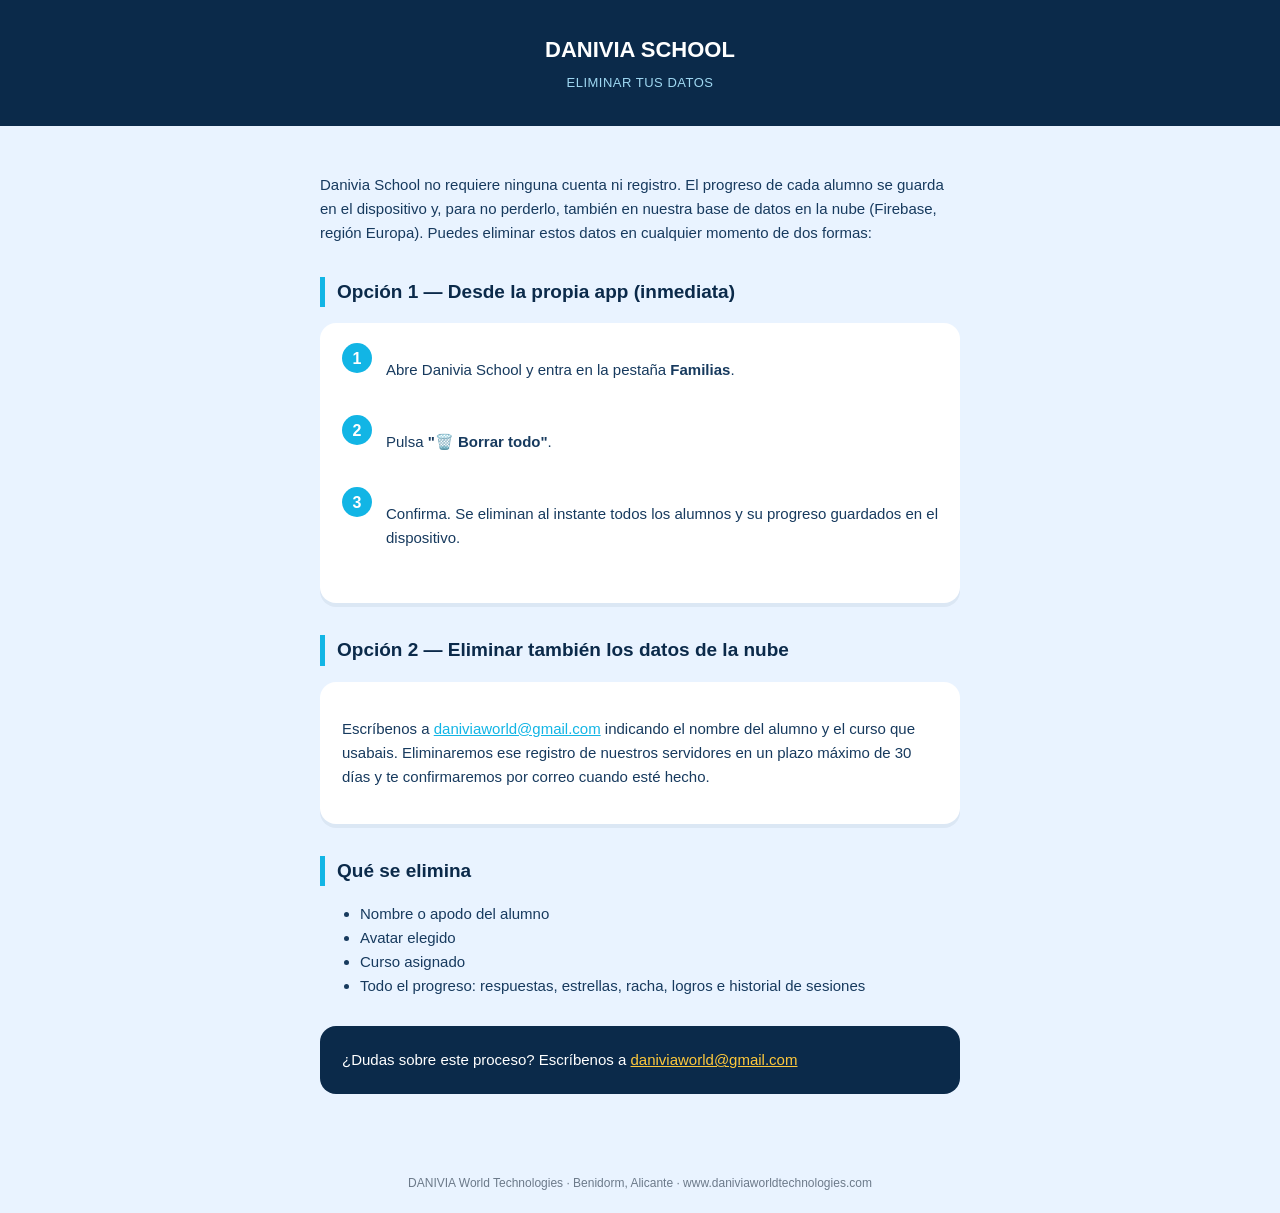
<file: eliminar-datos.html>
<!DOCTYPE html>
<html lang="es">
<head>
<meta charset="UTF-8">
<meta name="viewport" content="width=device-width, initial-scale=1">
<title>Eliminar datos — Danivia School</title>
<style>
  :root{
    --navy:#0B2A4A; --ink:#173A5E; --sky:#E9F3FF; --cyan:#12B5E5;
    --sun:#FFC93C; --coral:#FF6B6B; --mint:#3DDC97; --white:#FFFFFF; --grey:#6C7A8A;
  }
  *{box-sizing:border-box}
  body{margin:0;font-family:-apple-system,'Segoe UI',Roboto,Arial,sans-serif;background:var(--sky);color:var(--ink);line-height:1.6}
  header{background:var(--navy);color:#fff;padding:32px 20px;text-align:center}
  header img{width:56px;height:56px;border-radius:14px;vertical-align:middle;margin-right:12px}
  header h1{display:inline-block;vertical-align:middle;font-size:22px;margin:0}
  header p{color:#9fd8f2;margin:6px 0 0;font-size:13px;letter-spacing:.5px}
  main{max-width:680px;margin:0 auto;padding:32px 20px 60px}
  h2{color:var(--navy);font-size:19px;margin-top:32px;border-left:5px solid var(--cyan);padding-left:12px}
  p, li{font-size:15px}
  .card{background:#fff;border-radius:16px;padding:20px 22px;margin:16px 0;box-shadow:0 4px 0 rgba(11,42,74,.06)}
  .step{display:flex;gap:14px;margin-bottom:18px}
  .num{background:var(--cyan);color:#fff;font-weight:700;width:30px;height:30px;border-radius:50%;display:flex;align-items:center;justify-content:center;flex-shrink:0}
  a{color:var(--cyan)}
  .contact{background:var(--navy);color:#fff;border-radius:16px;padding:22px;margin-top:28px}
  .contact a{color:var(--sun)}
  footer{text-align:center;color:var(--grey);font-size:12px;padding:20px}
</style>
</head>
<body>

<header>
  <h1>DANIVIA SCHOOL</h1>
  <p>ELIMINAR TUS DATOS</p>
</header>

<main>
  <p>Danivia School no requiere ninguna cuenta ni registro. El progreso de cada alumno se guarda
  en el dispositivo y, para no perderlo, también en nuestra base de datos en la nube (Firebase,
  región Europa). Puedes eliminar estos datos en cualquier momento de dos formas:</p>

  <h2>Opción 1 — Desde la propia app (inmediata)</h2>
  <div class="card">
    <div class="step"><div class="num">1</div><p>Abre Danivia School y entra en la pestaña <strong>Familias</strong>.</p></div>
    <div class="step"><div class="num">2</div><p>Pulsa <strong>"🗑️ Borrar todo"</strong>.</p></div>
    <div class="step"><div class="num">3</div><p>Confirma. Se eliminan al instante todos los alumnos y su progreso guardados en el dispositivo.</p></div>
  </div>

  <h2>Opción 2 — Eliminar también los datos de la nube</h2>
  <div class="card">
    <p>Escríbenos a <a href="mailto:daniviaworld@gmail.com?subject=Eliminar%20datos%20Danivia%20School">daniviaworld@gmail.com</a>
    indicando el nombre del alumno y el curso que usabais. Eliminaremos ese registro de nuestros
    servidores en un plazo máximo de 30 días y te confirmaremos por correo cuando esté hecho.</p>
  </div>

  <h2>Qué se elimina</h2>
  <ul>
    <li>Nombre o apodo del alumno</li>
    <li>Avatar elegido</li>
    <li>Curso asignado</li>
    <li>Todo el progreso: respuestas, estrellas, racha, logros e historial de sesiones</li>
  </ul>

  <div class="contact">
    <p style="margin:0">¿Dudas sobre este proceso? Escríbenos a
    <a href="mailto:daniviaworld@gmail.com">daniviaworld@gmail.com</a></p>
  </div>
</main>

<footer>DANIVIA World Technologies · Benidorm, Alicante · www.daniviaworldtechnologies.com</footer>

</body>
</html>
</file>
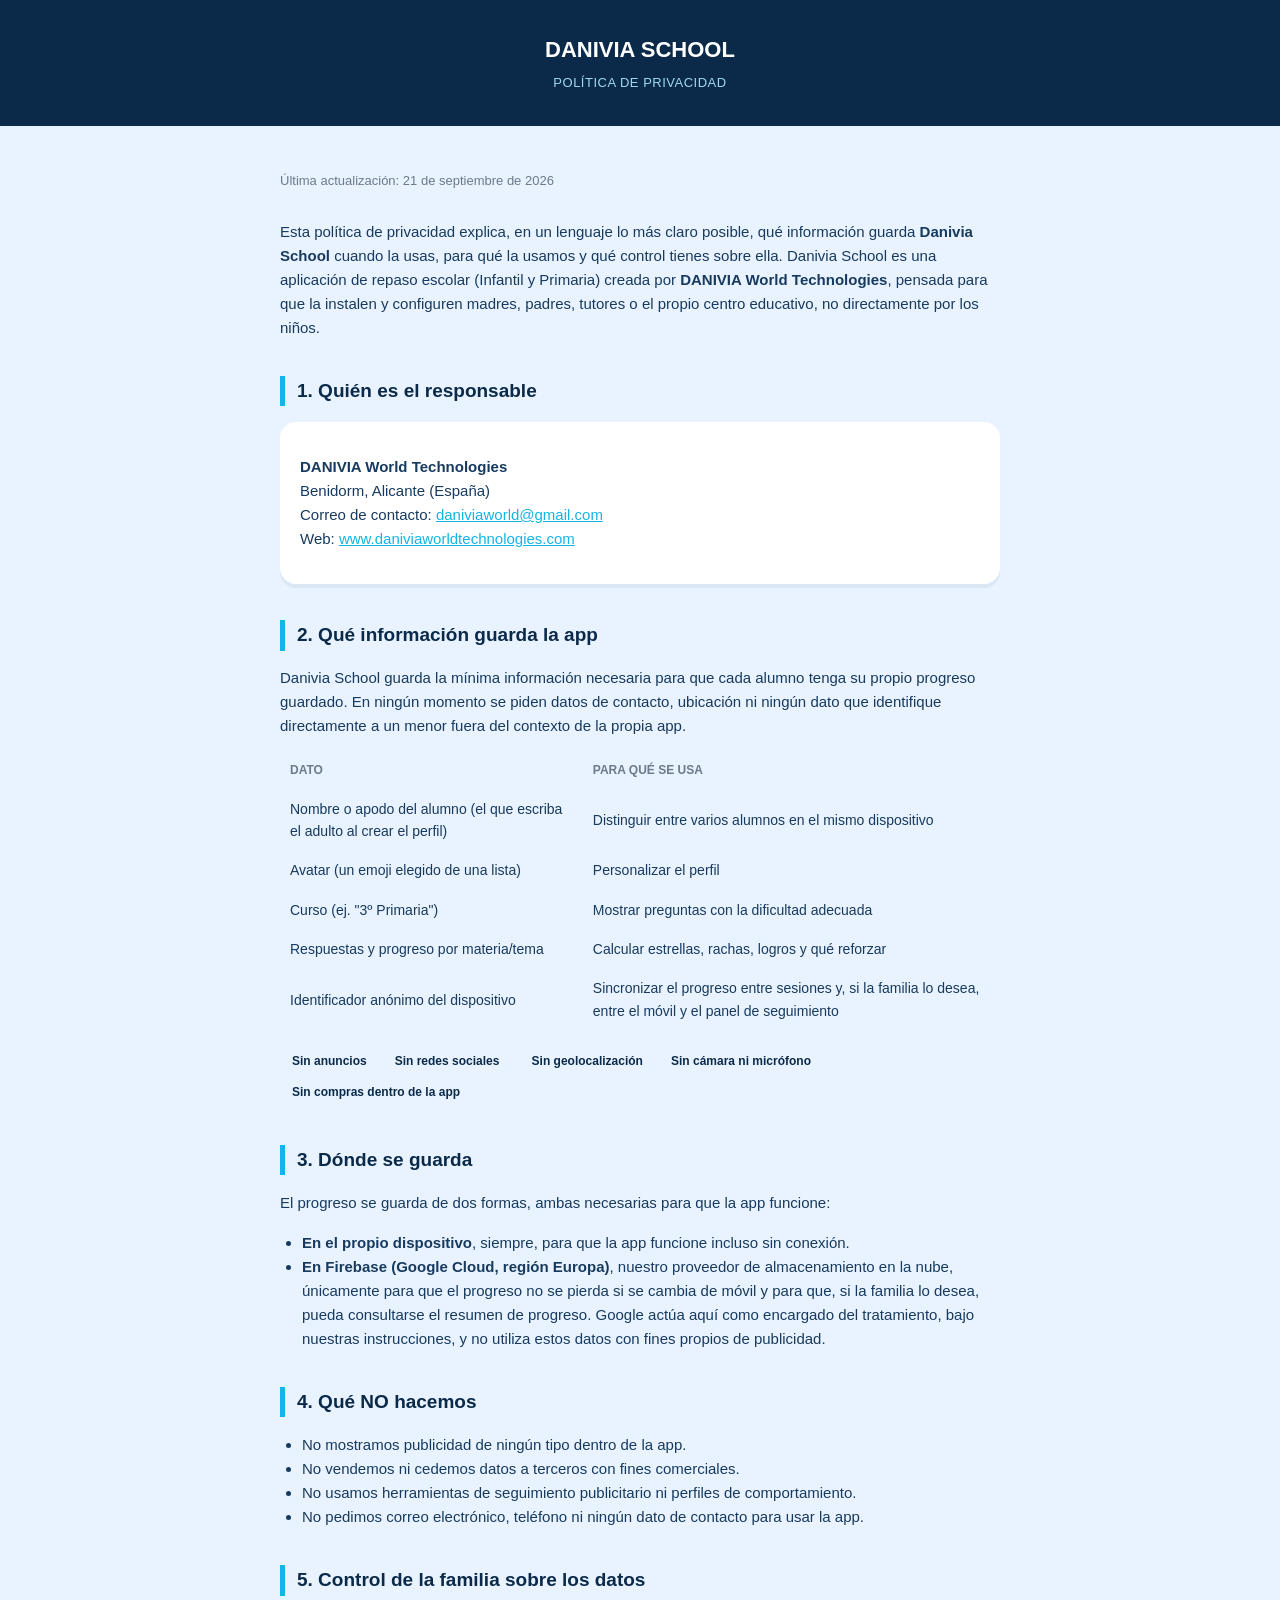
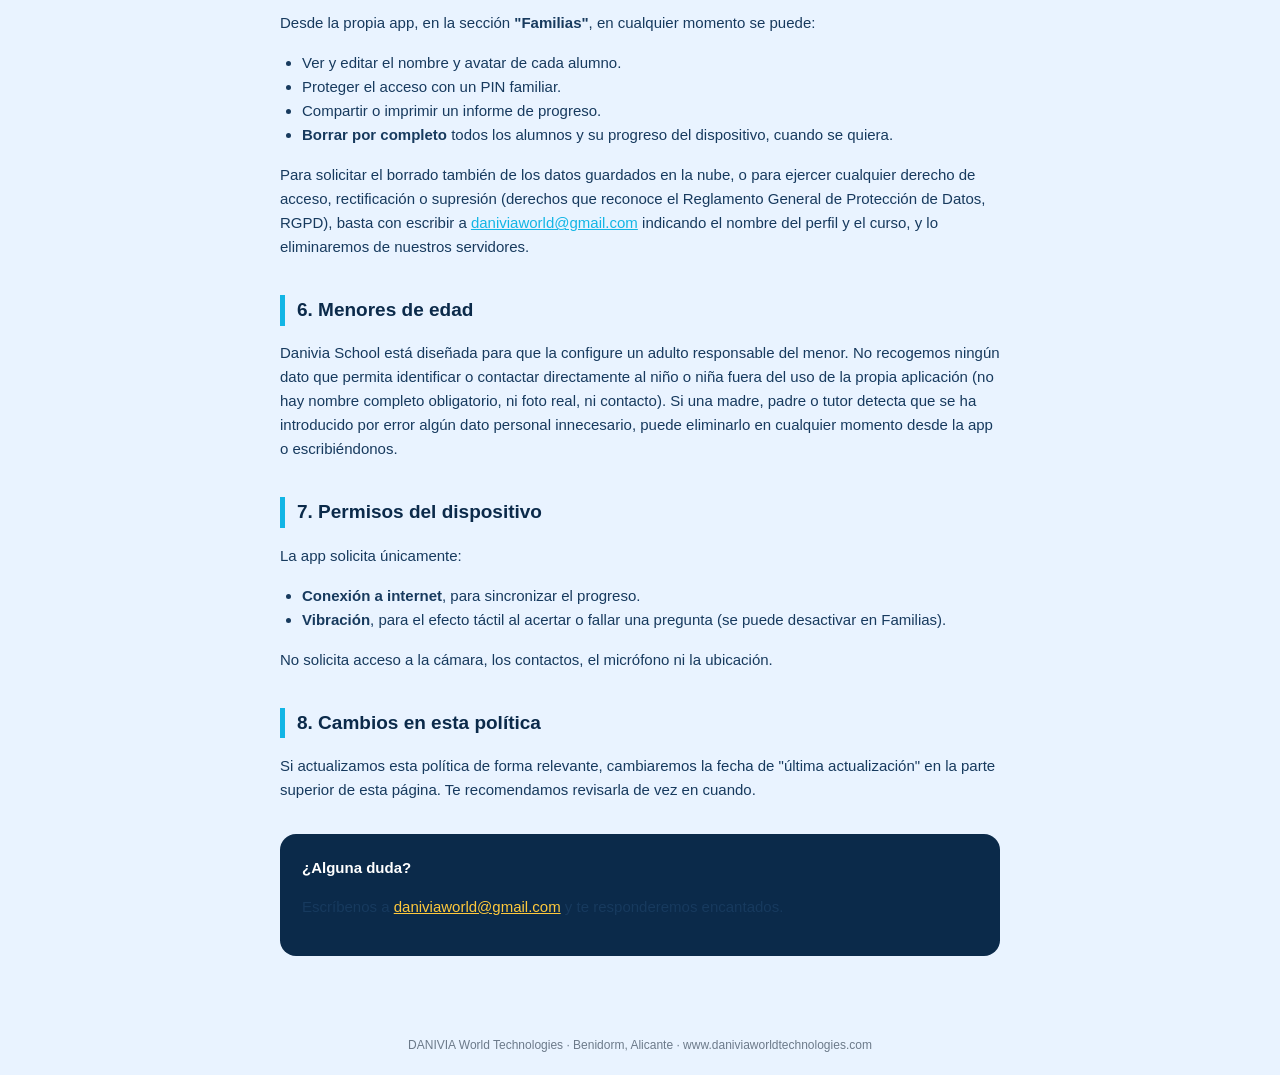
<file: privacidad (2).html>
<!DOCTYPE html>
<html lang="es">
<head>
<meta charset="UTF-8">
<meta name="viewport" content="width=device-width, initial-scale=1">
<title>Política de Privacidad — Danivia School</title>
<style>
  :root{
    --navy:#0B2A4A; --ink:#173A5E; --sky:#E9F3FF; --cyan:#12B5E5;
    --sun:#FFC93C; --coral:#FF6B6B; --mint:#3DDC97; --white:#FFFFFF; --grey:#6C7A8A;
  }
  *{box-sizing:border-box}
  body{
    margin:0; font-family:-apple-system,'Segoe UI',Roboto,Arial,sans-serif;
    background:var(--sky); color:var(--ink); line-height:1.6;
  }
  header{
    background:var(--navy); color:#fff; padding:32px 20px; text-align:center;
  }
  header img{width:56px;height:56px;border-radius:14px;vertical-align:middle;margin-right:12px}
  header h1{display:inline-block;vertical-align:middle;font-size:22px;margin:0}
  header p{color:#9fd8f2;margin:6px 0 0;font-size:13px;letter-spacing:.5px}
  main{max-width:760px;margin:0 auto;padding:32px 20px 60px}
  .updated{color:var(--grey);font-size:13px;margin-bottom:28px}
  h2{color:var(--navy);font-size:19px;margin-top:36px;border-left:5px solid var(--cyan);padding-left:12px}
  h3{color:var(--ink);font-size:15px;margin-top:20px}
  p, li{font-size:15px;color:var(--ink)}
  ul{padding-left:22px}
  .card{
    background:#fff;border-radius:16px;padding:18px 20px;margin:16px 0;
    box-shadow:0 4px 0 rgba(11,42,74,.06);
  }
  .badge{
    display:inline-block;background:var(--sky);color:var(--navy);font-weight:700;
    font-size:12px;padding:4px 12px;border-radius:20px;margin:2px 4px 2px 0;
  }
  table{width:100%;border-collapse:collapse;margin:14px 0;font-size:14px}
  th,td{text-align:left;padding:8px 10px;border-bottom:1px solid var(--sky)}
  th{color:var(--grey);font-size:12px;text-transform:uppercase}
  a{color:var(--cyan)}
  .contact{
    background:var(--navy);color:#fff;border-radius:16px;padding:22px;margin-top:32px;
  }
  .contact a{color:var(--sun)}
  footer{text-align:center;color:var(--grey);font-size:12px;padding:20px}
</style>
</head>
<body>

<header>
  <h1>DANIVIA SCHOOL</h1>
  <p>POLÍTICA DE PRIVACIDAD</p>
</header>

<main>
  <p class="updated">Última actualización: 21 de septiembre de 2026</p>

  <p>Esta política de privacidad explica, en un lenguaje lo más claro posible, qué información
  guarda <strong>Danivia School</strong> cuando la usas, para qué la usamos y qué control tienes
  sobre ella. Danivia School es una aplicación de repaso escolar (Infantil y Primaria) creada por
  <strong>DANIVIA World Technologies</strong>, pensada para que la instalen y configuren madres,
  padres, tutores o el propio centro educativo, no directamente por los niños.</p>

  <h2>1. Quién es el responsable</h2>
  <div class="card">
    <p><strong>DANIVIA World Technologies</strong><br>
    Benidorm, Alicante (España)<br>
    Correo de contacto: <a href="mailto:daniviaworld@gmail.com">daniviaworld@gmail.com</a><br>
    Web: <a href="https://www.daniviaworldtechnologies.com">www.daniviaworldtechnologies.com</a></p>
  </div>

  <h2>2. Qué información guarda la app</h2>
  <p>Danivia School guarda la mínima información necesaria para que cada alumno tenga su propio
  progreso guardado. En ningún momento se piden datos de contacto, ubicación ni ningún dato que
  identifique directamente a un menor fuera del contexto de la propia app.</p>

  <table>
    <tr><th>Dato</th><th>Para qué se usa</th></tr>
    <tr><td>Nombre o apodo del alumno (el que escriba el adulto al crear el perfil)</td><td>Distinguir entre varios alumnos en el mismo dispositivo</td></tr>
    <tr><td>Avatar (un emoji elegido de una lista)</td><td>Personalizar el perfil</td></tr>
    <tr><td>Curso (ej. "3º Primaria")</td><td>Mostrar preguntas con la dificultad adecuada</td></tr>
    <tr><td>Respuestas y progreso por materia/tema</td><td>Calcular estrellas, rachas, logros y qué reforzar</td></tr>
    <tr><td>Identificador anónimo del dispositivo</td><td>Sincronizar el progreso entre sesiones y, si la familia lo desea, entre el móvil y el panel de seguimiento</td></tr>
  </table>

  <p><span class="badge">Sin anuncios</span><span class="badge">Sin redes sociales</span>
  <span class="badge">Sin geolocalización</span><span class="badge">Sin cámara ni micrófono</span>
  <span class="badge">Sin compras dentro de la app</span></p>

  <h2>3. Dónde se guarda</h2>
  <p>El progreso se guarda de dos formas, ambas necesarias para que la app funcione:</p>
  <ul>
    <li><strong>En el propio dispositivo</strong>, siempre, para que la app funcione incluso sin conexión.</li>
    <li><strong>En Firebase (Google Cloud, región Europa)</strong>, nuestro proveedor de almacenamiento en la
    nube, únicamente para que el progreso no se pierda si se cambia de móvil y para que, si la familia
    lo desea, pueda consultarse el resumen de progreso. Google actúa aquí como encargado del tratamiento,
    bajo nuestras instrucciones, y no utiliza estos datos con fines propios de publicidad.</li>
  </ul>

  <h2>4. Qué NO hacemos</h2>
  <ul>
    <li>No mostramos publicidad de ningún tipo dentro de la app.</li>
    <li>No vendemos ni cedemos datos a terceros con fines comerciales.</li>
    <li>No usamos herramientas de seguimiento publicitario ni perfiles de comportamiento.</li>
    <li>No pedimos correo electrónico, teléfono ni ningún dato de contacto para usar la app.</li>
  </ul>

  <h2>5. Control de la familia sobre los datos</h2>
  <p>Desde la propia app, en la sección <strong>"Familias"</strong>, en cualquier momento se puede:</p>
  <ul>
    <li>Ver y editar el nombre y avatar de cada alumno.</li>
    <li>Proteger el acceso con un PIN familiar.</li>
    <li>Compartir o imprimir un informe de progreso.</li>
    <li><strong>Borrar por completo</strong> todos los alumnos y su progreso del dispositivo, cuando se quiera.</li>
  </ul>
  <p>Para solicitar el borrado también de los datos guardados en la nube, o para ejercer cualquier
  derecho de acceso, rectificación o supresión (derechos que reconoce el Reglamento General de
  Protección de Datos, RGPD), basta con escribir a
  <a href="mailto:daniviaworld@gmail.com">daniviaworld@gmail.com</a> indicando el nombre del
  perfil y el curso, y lo eliminaremos de nuestros servidores.</p>

  <h2>6. Menores de edad</h2>
  <p>Danivia School está diseñada para que la configure un adulto responsable del menor. No
  recogemos ningún dato que permita identificar o contactar directamente al niño o niña fuera del
  uso de la propia aplicación (no hay nombre completo obligatorio, ni foto real, ni contacto).
  Si una madre, padre o tutor detecta que se ha introducido por error algún dato personal
  innecesario, puede eliminarlo en cualquier momento desde la app o escribiéndonos.</p>

  <h2>7. Permisos del dispositivo</h2>
  <p>La app solicita únicamente:</p>
  <ul>
    <li><strong>Conexión a internet</strong>, para sincronizar el progreso.</li>
    <li><strong>Vibración</strong>, para el efecto táctil al acertar o fallar una pregunta (se puede
    desactivar en Familias).</li>
  </ul>
  <p>No solicita acceso a la cámara, los contactos, el micrófono ni la ubicación.</p>

  <h2>8. Cambios en esta política</h2>
  <p>Si actualizamos esta política de forma relevante, cambiaremos la fecha de "última
  actualización" en la parte superior de esta página. Te recomendamos revisarla de vez en cuando.</p>

  <div class="contact">
    <h3 style="color:#fff;margin-top:0">¿Alguna duda?</h3>
    <p>Escríbenos a <a href="mailto:daniviaworld@gmail.com">daniviaworld@gmail.com</a> y te
    responderemos encantados.</p>
  </div>
</main>

<footer>DANIVIA World Technologies · Benidorm, Alicante · www.daniviaworldtechnologies.com</footer>

</body>
</html>
</file>
